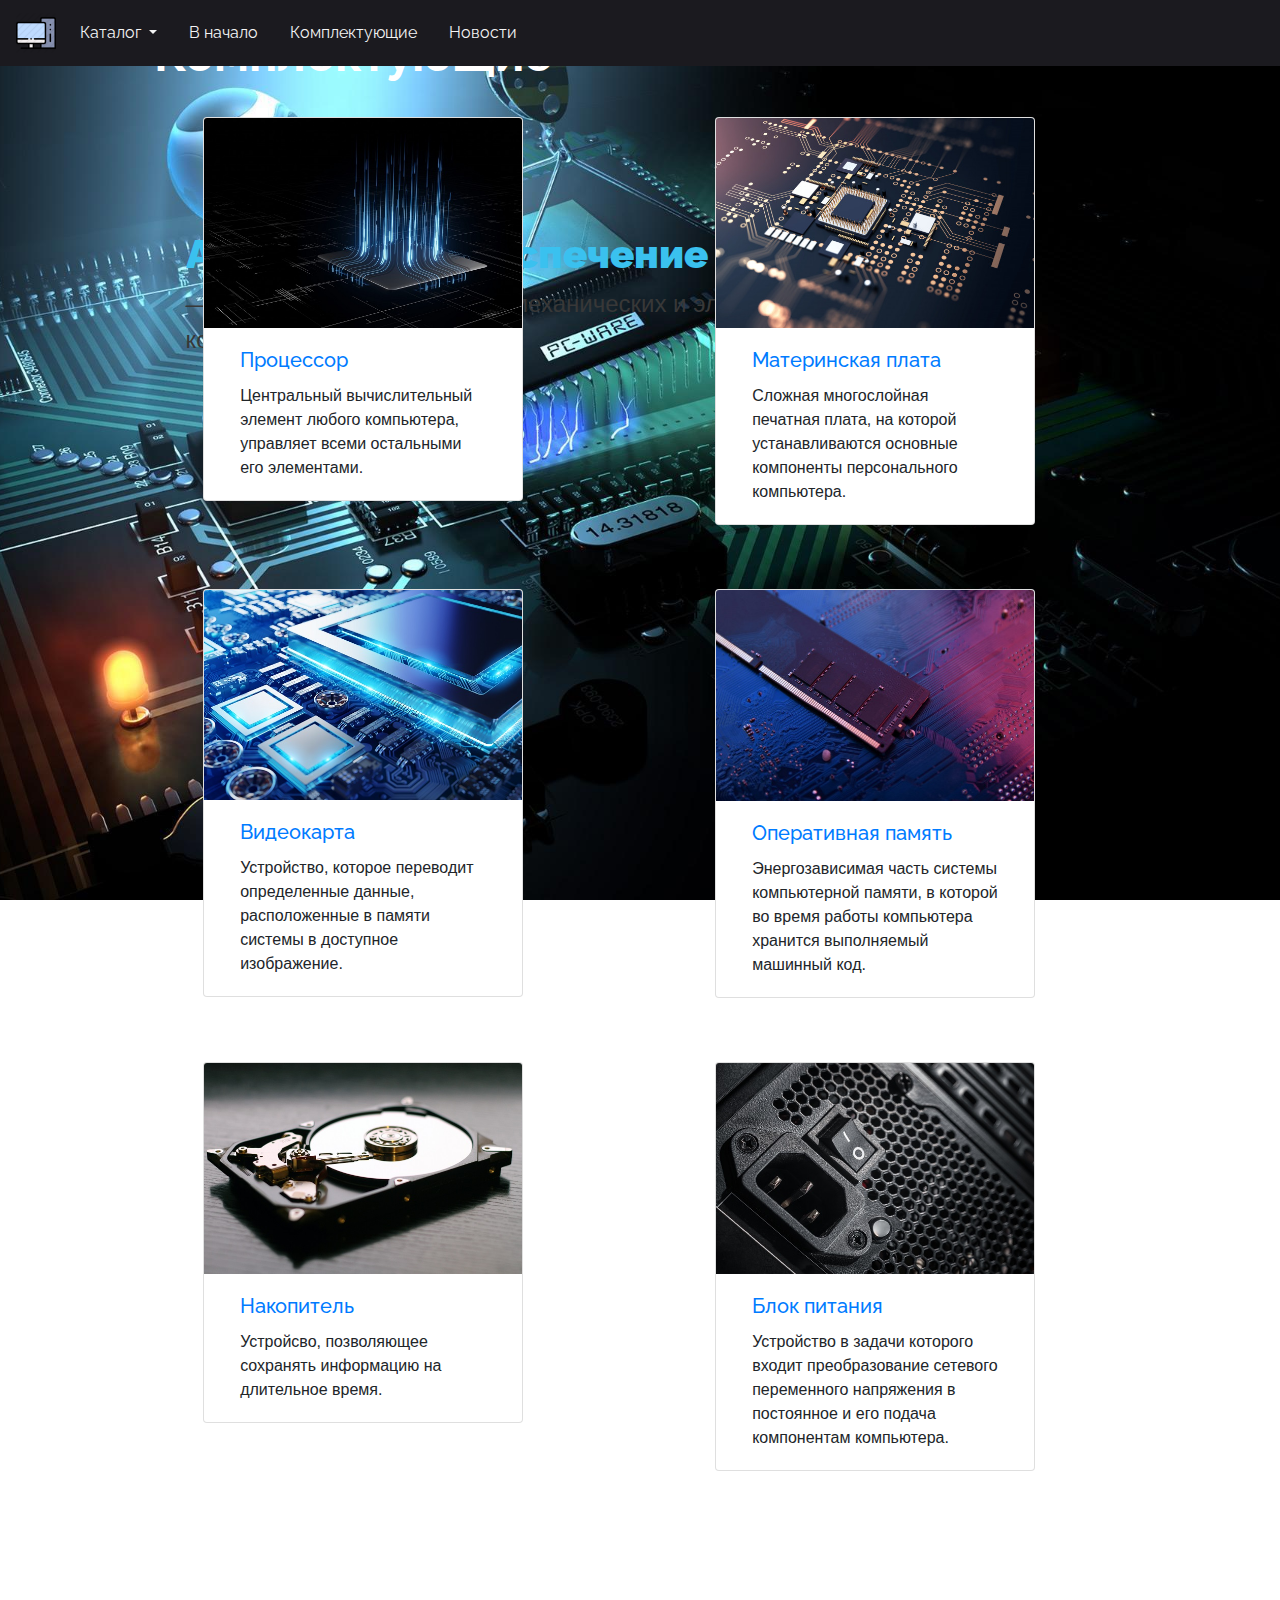
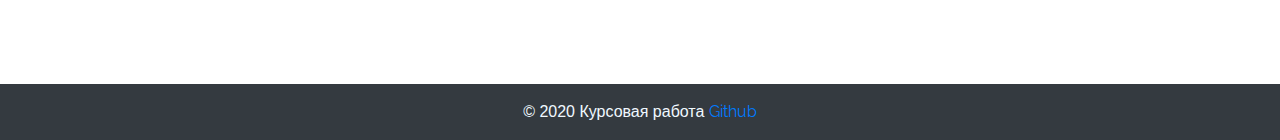
<file: index.html>
<!doctype html>
<HTML>
  <head>
    <title>Компьютерные комплектующие</title>
    <meta charset="UTF-8">
    <meta name="viewport" content="width=device-width, initial-scale=1">
    <link rel="shortcut icon" href="./images/icons/computer.ico" type="image/x-icon">
        
    <!-- Bootstrap -->
    <link rel="stylesheet" href="https://maxcdn.bootstrapcdn.com/bootstrap/4.0.0/css/bootstrap.min.css"
    integrity="sha384-Gn5384xqQ1aoWXA+058RXPxPg6fy4IWvTNh0E263XmFcJlSAwiGgFAW/dAiS6JXm" crossorigin="anonymous">

    <!-- Fonts -->
    <link href="https://fonts.googleapis.com/css2?family=Raleway:ital@0;1&display=swap" rel="stylesheet">

    <link rel="stylesheet" type="text/css" href="css/style.css">
  </head>
  <body>
      <!-- Navbar -->
      <nav class="navbar navbar-expand-lg fixed-top">
        <a class="navbar-brand" data-value="top" href="#">
          <img src="./images/icons/home_page.ico" width="40px" height="40px" alt="Главная">
        </a>
        <button class="navbar-toggler" type="button" data-toggle="collapse" data-target="#navbarSupportedContent" aria-controls="navbarSupportedContent" aria-expanded="false" aria-label="Toggle navigation">
          <span class="navbar-toggler-icon"></span>
        </button>
        <div class="collapse navbar-collapse " id="navbarSupportedContent">
          <ul class="navbar-nav mr-auto">
            <li class="nav-item dropdown">
              <a class="nav-link dropdown-toggle" href="#" id="navbarDropdownMenuLink" data-toggle="dropdown" aria-haspopup="true" aria-expanded="false">
                Каталог
              </a>
              <div class="dropdown-menu" aria-labelledby="navbarDropdownMenuLink">
                <a class="dropdown-item" href="processor.html">Процессор</a>
                <a class="dropdown-item" href="motherboard.html">Материнская плата</a>
                <a class="dropdown-item" href="video_card.html">Видеокарта</a>
                <a class="dropdown-item" href="ram.html">Оперативная память</a>
                <a class="dropdown-item" href="storage.html">Накопитель</a>
                <a class="dropdown-item" href="power_supply.html">Блок питания</a>
              </div>
            </li>
            <li class="nav-item">
              <a class="nav-link" data-value="top" href="#">В начало</a>
            </li>
            <li class="nav-item">
              <a class="nav-link" data-value="hardware" href="#">Комплектующие</a>
            </li>
            <li class="nav-item">
              <a class="nav-link" data-value="news" href="#">Новости</a>
            </li>
          </ul>             
        </div>
      </nav>
    
    
      <!-- Main text -->
      <header class="about" style="background-image: url('./images/headerback.jpg')">
        <a class="shift-correction" id="top"></a>
        <div class="buff"></div>
        <div class="buff"></div>
          <div class="description-main-page text-left">
            <h1><font color="#3AC1EF"><b>Аппаратное обеспечение</b></font></h1>
            <p style="color: rgb(56, 56, 56);">— общее описание для всех механических и электронных компонентов компьютерной системы.</p>
          </div>
          <div class="buff"></div>
      </header>

    <!-- Hardware cards -->
      <header class="hardware" style="background-image: url('./images/background_build.jpg')">
        <a class="shift-correction" id="hardware"></a>
        <h1><font size="20px"><b>Комплектующие</b></font></h1>

        <div class="row">
          <div class="col-sm">
            <div class="card">
              <a href="processor.html"><img class="card-img-top" src="images/cpu_card.jpg" alt="CPU image"></a>
              <div class="card-body">
                <a href="processor.html"><h5 class="card-title">Процессор</h5></a>
                <p class="card-text">Центральный вычислительный элемент любого компьютера, управляет всеми остальными его элементами.</p>
              </div>
            </div>
          </div>
        
          <div class="col-sm">
            <div class="card">
              <a href="motherboard.html"><img class="card-img-top" src="images/motherboard_card.jpg" alt="Motherboard image"></a>
              <div class="card-body">
                <a href="motherboard.html"><h5 class="card-title">Материнская плата</h5></a>
                <p class="card-text">Сложная многослойная печатная плата, на которой устанавливаются основные компоненты персонального компьютера.</p>
              </div>
            </div>
          </div>
        </div>

        <div class="row">
          <div class="col-sm">
            <div class="card">
              <a href="video_card.html"><img class="card-img-top" src="images/gpu_card.jpg" alt="GPU image"></a>
              <div class="card-body">
                <a href="video_card.html"><h5 class="card-title">Видеокарта</h5></a>
                <p class="card-text">Устройство, которое переводит определенные данные, расположенные в памяти системы в доступное изображение.</p>
              </div>
            </div>
          </div>

          <div class="col-sm">
            <div class="card">
              <a href="ram.html"><img class="card-img-top" src="images/ram_card.jpg" alt="RAM image"></a>
              <div class="card-body">
                <a href="ram.html"><h5 class="card-title">Оперативная память</h5></a>
                <p class="card-text">Энергозависимая часть системы компьютерной памяти, в которой во время работы компьютера хранится выполняемый машинный код.</p>
              </div>
            </div>
          </div>
        </div>

        <div class="row">
          <div class="col-sm">
            <div class="card">
              <a href="storage.html"><img class="card-img-top" src="images/hdd_card.jpg" alt="HDD image"></a>
              <div class="card-body">
                <a href="storage.html"><h5 class="card-title">Накопитель</h5></a>
                <p class="card-text">Устройсво, позволяющее сохранять информацию на длительное время.</p>
              </div>
            </div>
          </div>

          <div class="col-sm">
            <div class="card">
              <a href="power_supply.html"><img class="card-img-top" src="images/power_supply_card.jpg" alt="Power supply image"></a>
              <div class="card-body">
                <a href="power_supply.html"><h5 class="card-title">Блок питания</h5></a>
                <p class="card-text">Устройство в задачи которого входит преобразование сетевого переменного напряжения в постоянное и его подача компонентам компьютера.</p>
              </div>
            </div>
          </div>
        </div>

        <div class="buff"></div>
      </header>
          
    <!-- News -->
    <header class="news"  style="background-image: url('./images/headerback_news.jpg');">
      <a class="shift-correction" id="news"></a>
      <h1><font size="20px"><b>Новости</b></font></h1>
      <div style="padding-bottom: 0%;">
        <rssapp-carousel id="_2WX6Yup1IJYTQCAt"></rssapp-carousel>
      </div>
      <div style="padding-top: 20px;">
        <rssapp-carousel id="_dI0nrRSwqJWqASd3"></rssapp-carousel>
      </div>
    </header>


    <footer class="page-footer font-small bg-dark" id="sitefooter">
      <div class="footer-copyright text-center py-3" style="color: aliceblue;">© 2020 Курсовая работа
        <a href="https://github.com/supernagibator3000/kursach"> Github</a>
      </div>   
    </footer>
    

    <a href="#" class="scrollup">Наверх</a>

    <script src="https://code.jquery.com/jquery-3.3.1.slim.min.js" integrity="sha384-q8i/X+965DzO0rT7abK41JStQIAqVgRVzpbzo5smXKp4YfRvH+8abtTE1Pi6jizo" crossorigin="anonymous"></script>
    <script src="https://cdnjs.cloudflare.com/ajax/libs/popper.js/1.14.7/umd/popper.min.js" integrity="sha384-UO2eT0CpHqdSJQ6hJty5KVphtPhzWj9WO1clHTMGa3JDZwrnQq4sF86dIHNDz0W1" crossorigin="anonymous"></script>
    <script src="https://stackpath.bootstrapcdn.com/bootstrap/4.3.1/js/bootstrap.min.js" integrity="sha384-JjSmVgyd0p3pXB1rRibZUAYoIIy6OrQ6VrjIEaFf/nJGzIxFDsf4x0xIM+B07jRM" crossorigin="anonymous"></script>
    <script src="https://widget.rss.app/v1/carousel.js" type="text/javascript" async></script>
    <script src="https://ajax.googleapis.com/ajax/libs/jquery/1.7.1/jquery.min.js"></script>
    <script src='js/script.js' type="text/javascript"></script>
    <script src='js/scrollup_script.js' type="text/javascript"></script>
    <script src='js/scroll.js' type="text/javascript"></script>
  </body>
</HTML>
</file>
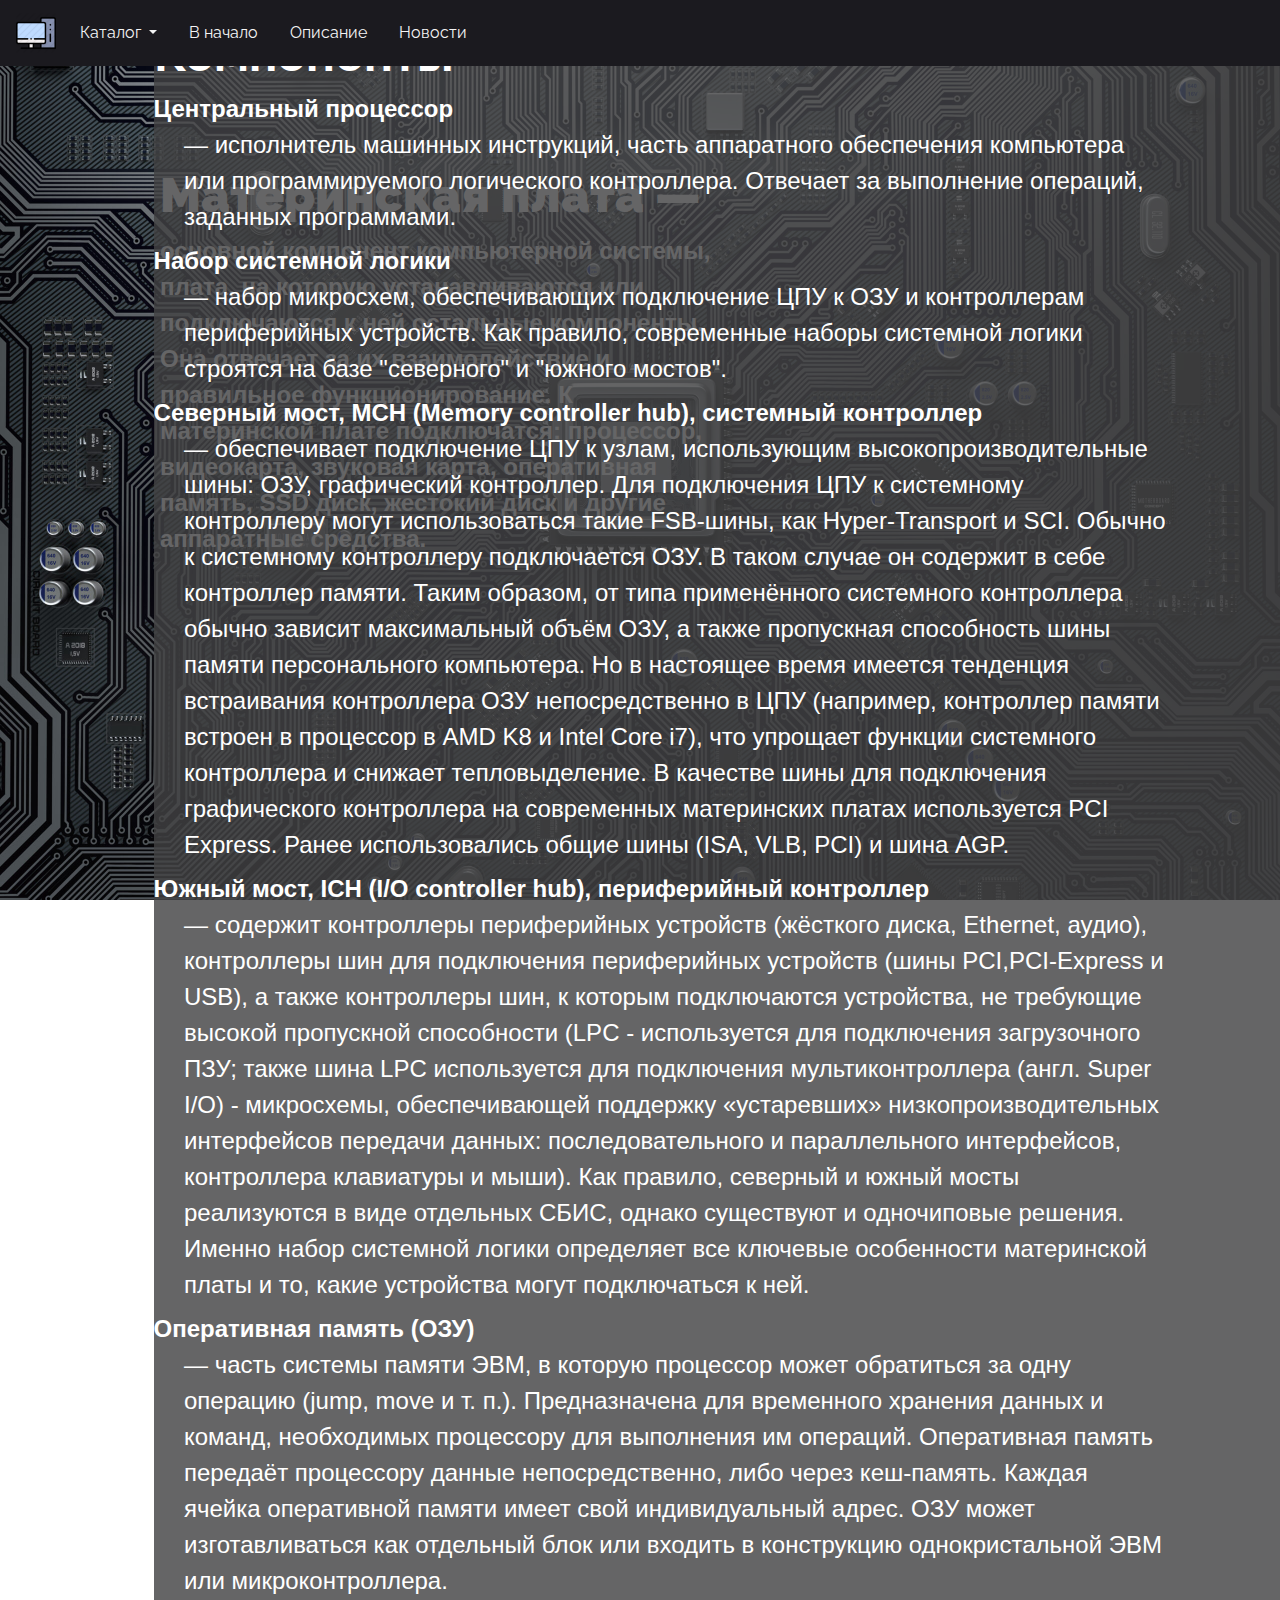
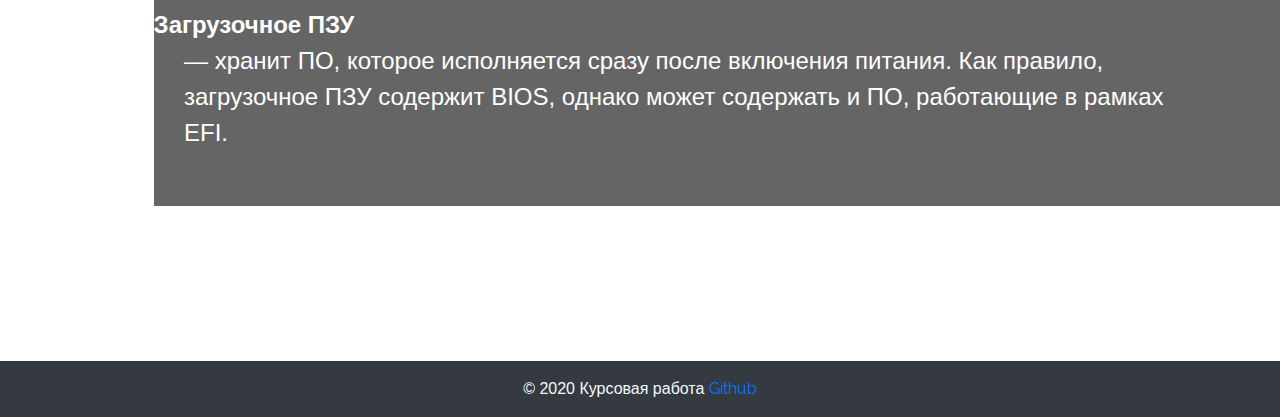
<file: motherboard.html>
<!doctype html>
<HTML>
    <head>
        <meta charset="UTF-8">
        <title>Материнская плата</title>

        <meta name="viewport" content="width=device-width, initial-scale=1">
        <link rel="shortcut icon" href="./images/icons/motherboard.ico" type="image/x-icon">
        
        <!-- Bootstrap -->
        <link rel="stylesheet" href="https://maxcdn.bootstrapcdn.com/bootstrap/4.0.0/css/bootstrap.min.css"
        integrity="sha384-Gn5384xqQ1aoWXA+058RXPxPg6fy4IWvTNh0E263XmFcJlSAwiGgFAW/dAiS6JXm" crossorigin="anonymous">

        <!-- Fonts -->
        <link href="https://fonts.googleapis.com/css2?family=Raleway:ital@0;1&display=swap" rel="stylesheet">

        <link rel="stylesheet" type="text/css" href="css/style.css">
    </head>
    <body>
        <!-- Navbar -->
        <nav class="navbar navbar-expand-lg fixed-top ">
            <a class="navbar-brand" href="index.html">

                <img src="./images/icons/home_page.ico" width="40px" height="40px" alt="Главная">
            </a>
            <button class="navbar-toggler" type="button" data-toggle="collapse" data-target="#navbarSupportedContent" aria-controls="navbarSupportedContent" aria-expanded="false" aria-label="Toggle navigation">
                <span class="navbar-toggler-icon"></span>
            </button>
            <div class="collapse navbar-collapse " id="navbarSupportedContent">
                <ul class="navbar-nav mr-auto">
                    <li class="nav-item dropdown">
                        <a class="nav-link dropdown-toggle" href="#" id="navbarDropdownMenuLink" data-toggle="dropdown" aria-haspopup="true" aria-expanded="false">
                            Каталог
                        </a>
                            <div class="dropdown-menu" aria-labelledby="navbarDropdownMenuLink">
                            <a class="dropdown-item" href="processor.html">Процессор</a>
                            <a class="dropdown-item" data-value="top" href="#">Материнская плата</a>
                            <a class="dropdown-item" href="video_card.html">Видеокарта</a>
                            <a class="dropdown-item" href="ram.html">Оперативная память</a>
                            <a class="dropdown-item" href="storage.html">Накопитель</a>
                            <a class="dropdown-item" href="power_supply.html">Блок питания</a>
                        </div>
                    </li>
                    <li class="nav-item">
                        <a class="nav-link" data-value="top" href="#">В начало</a>
                    </li>
                    <li class="nav-item">
                        <a class="nav-link" data-value="about" href="#">Описание</a>
                    </li>
                    <li class="nav-item">
                        <a class="nav-link" data-value="news" href="#news">Новости</a>
                    </li>
                </ul>
              
            </div>
        </nav>

        <!-- Main text -->
        <header class="about" style="background-image: url('./images/headerback_motherboard.jpg')">
            <a class="shift-correction" id="top"></a>
                <div class="description text-left">
                    <h1><font color="#fff", size="20px"><b>Материнская плата — </b></font></h1>
                    <p>основной компонент компьютерной системы, 
                    плата, на которую устанавливаются или подключаются к ней остальные компоненты. 
                    Она отвечает за их взаимодействие и правильное функционирование. 
                    К материнской плате подключатся: процессор, видеокарта, звуковая карта, оперативная память, SSD диск, жестокий диск и другие аппаратные средства.</p>
                </div>                
        </header>

        <!-- Main conten -->
        <header class="about" style="background-image: url('./images/background_motherboard.jpg');">
            <a class="shift-correction" id="about"></a>
            <div class="buff"></div>
            <div class="description-about" style="background-color:  #424244d0;">
                <h1><font size="20px">Компоненты</font></h1>
                <dl class="dl-horizontal">
                    <dt>Центральный процессор</dt>
                    <dd>— исполнитель машинных инструкций, часть аппаратного обеспечения компьютера или программируемого логического контроллера. 
                        Отвечает за выполнение операций, заданных программами.
                    </dd>

                    <dt>Набор системной логики</dt>
                    <dd>— набор микросхем, обеспечивающих подключение ЦПУ к ОЗУ и контроллерам периферийных устройств. 
                        Как правило, современные наборы системной логики строятся на базе "северного" и "южного мостов".
                    </dd>

                    <dt>Северный мост, MCH (Memory controller hub), системный контроллер</dt>
                    <dd>— обеспечивает подключение ЦПУ к узлам, использующим высокопроизводительные шины: ОЗУ, графический контроллер.
                        Для подключения ЦПУ к системному контроллеру могут использоваться такие FSB-шины, как Hyper-Transport и SCI.
                        Обычно к системному контроллеру подключается ОЗУ. В таком случае он содержит в себе контроллер памяти. 
                        Таким образом, от типа применённого системного контроллера обычно зависит максимальный объём ОЗУ, а также пропускная способность шины памяти персонального компьютера. 
                        Но в настоящее время имеется тенденция встраивания контроллера ОЗУ непосредственно в ЦПУ (например, контроллер памяти встроен в процессор в AMD K8 и Intel Core i7), 
                        что упрощает функции системного контроллера и снижает тепловыделение.
                        В качестве шины для подключения графического контроллера на современных материнских платах используется PCI Express. 
                        Ранее использовались общие шины (ISA, VLB, PCI) и шина AGP.
                    </dd>

                    <dt>Южный мост, ICH (I/O controller hub), периферийный контроллер</dt>
                    <dd>— содержит контроллеры периферийных устройств (жёсткого диска, Ethernet, аудио), 
                        контроллеры шин для подключения периферийных устройств (шины PCI,PCI-Express и USB), а также контроллеры шин, 
                        к которым подключаются устройства, не требующие высокой пропускной способности (LPC - используется для подключения загрузочного ПЗУ; 
                        также шина LPC используется для подключения мультиконтроллера (англ. Super I/O) - микросхемы, 
                        обеспечивающей поддержку «устаревших» низкопроизводительных интерфейсов передачи данных: последовательного и параллельного интерфейсов, 
                        контроллера клавиатуры и мыши). Как правило, северный и южный мосты реализуются в виде отдельных СБИС, однако существуют и одночиповые решения. 
                        Именно набор системной логики определяет все ключевые особенности материнской платы и то, какие устройства могут подключаться к ней.
                    </dd>
                    
                    <dt>Оперативная память (ОЗУ)</dt>
                    <dd>— часть системы памяти ЭВМ, в которую процессор может обратиться за одну операцию (jump, move и т. п.). 
                        Предназначена для временного хранения данных и команд, необходимых процессору для выполнения им операций. 
                        Оперативная память передаёт процессору данные непосредственно, либо через кеш-память. 
                        Каждая ячейка оперативной памяти имеет свой индивидуальный адрес.
                        ОЗУ может изготавливаться как отдельный блок или входить в конструкцию однокристальной ЭВМ или микроконтроллера.
                    </dd>

                    <dt>Загрузочное ПЗУ</dt>
                    <dd>— хранит ПО, которое исполняется сразу после включения питания. 
                        Как правило, загрузочное ПЗУ содержит BIOS, однако может содержать и ПО, работающие в рамках EFI.
                    </dd>
                </dl>
            </div>
            <div class="buff"></div>
        </header>

        <!-- News -->
        <header class="news" style="background-image: url('./images/headerback_news.jpg');">
            <a class="shift-correction" id="news"></a>
            <h1><font size="20px"><b>Новости</b></font></h1>
            <div>
                <rssapp-carousel id="7sJ77VWDcb0qVcxV"></rssapp-carousel>
            </div>
        </header>

        <footer class="page-footer font-small bg-dark" id="sitefooter">
            <div class="footer-copyright text-center py-3" style="color: aliceblue;">© 2020 Курсовая работа
                <a href="https://github.com/supernagibator3000/kursach"> Github</a>
            </div>   
        </footer>

        <a href="#" class="scrollup">Наверх</a>

        <script src="https://code.jquery.com/jquery-3.3.1.slim.min.js" integrity="sha384-q8i/X+965DzO0rT7abK41JStQIAqVgRVzpbzo5smXKp4YfRvH+8abtTE1Pi6jizo" crossorigin="anonymous"></script>
        <script src="https://cdnjs.cloudflare.com/ajax/libs/popper.js/1.14.7/umd/popper.min.js" integrity="sha384-UO2eT0CpHqdSJQ6hJty5KVphtPhzWj9WO1clHTMGa3JDZwrnQq4sF86dIHNDz0W1" crossorigin="anonymous"></script>
        <script src="https://stackpath.bootstrapcdn.com/bootstrap/4.3.1/js/bootstrap.min.js" integrity="sha384-JjSmVgyd0p3pXB1rRibZUAYoIIy6OrQ6VrjIEaFf/nJGzIxFDsf4x0xIM+B07jRM" crossorigin="anonymous"></script>
        <script src="https://widget.rss.app/v1/carousel.js" type="text/javascript" async></script>
        <script src="https://ajax.googleapis.com/ajax/libs/jquery/1.7.1/jquery.min.js"></script>
        <script src='js/script.js' type="text/javascript"></script>
        <script src='js/scrollup_script.js' type="text/javascript"></script>
        <script src='js/scroll.js' type="text/javascript"></script>
    </body>
</HTML>
</file>
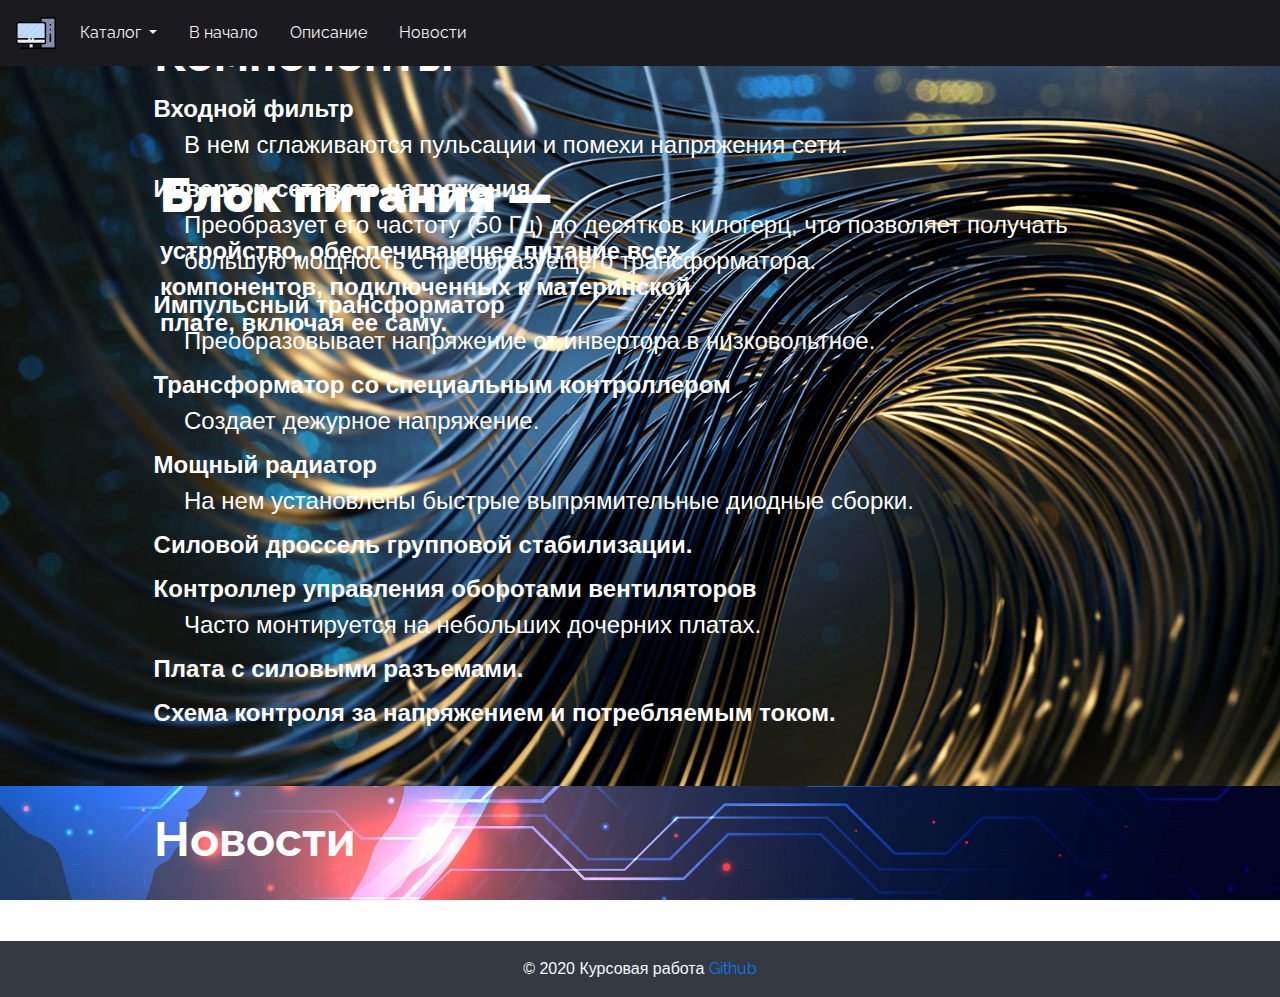
<file: power_supply.html>
<!doctype html>
<HTML>
    <head>
        <meta charset="UTF-8">
        <title>Блок питания</title>

        <meta name="viewport" content="width=device-width, initial-scale=1">
        <link rel="shortcut icon" href="./images/icons/power_supply.ico" type="image/x-icon">
        
        <!-- Bootstrap -->
        <link rel="stylesheet" href="https://maxcdn.bootstrapcdn.com/bootstrap/4.0.0/css/bootstrap.min.css"
        integrity="sha384-Gn5384xqQ1aoWXA+058RXPxPg6fy4IWvTNh0E263XmFcJlSAwiGgFAW/dAiS6JXm" crossorigin="anonymous">

        <!-- Fonts -->
        <link href="https://fonts.googleapis.com/css2?family=Raleway:ital@0;1&display=swap" rel="stylesheet">

        <link rel="stylesheet" type="text/css" href="css/style.css">
    </head>
    <body>
        <!-- Navbar -->
        <nav class="navbar navbar-expand-lg fixed-top ">
            <a class="navbar-brand" href="index.html">
                <img src="./images/icons/home_page.ico" width="40px" height="40px" alt="Главная">
            </a>
            <button class="navbar-toggler" type="button" data-toggle="collapse" data-target="#navbarSupportedContent" aria-controls="navbarSupportedContent" aria-expanded="false" aria-label="Toggle navigation">
                <span class="navbar-toggler-icon"></span>
            </button>
            <div class="collapse navbar-collapse " id="navbarSupportedContent">
                <ul class="navbar-nav mr-auto">
                    <li class="nav-item dropdown">
                        <a class="nav-link dropdown-toggle" href="#" id="navbarDropdownMenuLink" data-toggle="dropdown" aria-haspopup="true" aria-expanded="false">
                            Каталог
                        </a>
                            <div class="dropdown-menu" aria-labelledby="navbarDropdownMenuLink">
                            <a class="dropdown-item" href="processor.html">Процессор</a>
                            <a class="dropdown-item" href="motherboard.html">Материнская плата</a>
                            <a class="dropdown-item" href="video_card.html">Видеокарта</a>
                            <a class="dropdown-item" href="ram.html">Оперативная память</a>
                            <a class="dropdown-item" href="storage.html">Накопитель</a>
                            <a class="dropdown-item" data-value="top" href="#">Блок питания</a>
                        </div>
                    </li>
                    <li class="nav-item">
                        <a class="nav-link" data-value="top" href="#">В начало</a>
                    </li>
                    <li class="nav-item">
                        <a class="nav-link" data-value="about" href="#">Описание</a>
                    </li>
                    <li class="nav-item">
                        <a class="nav-link" data-value="news" href="#news">Новости</a>
                    </li>
                </ul>
              
            </div>
        </nav>

        <!-- Main text -->
        <header class="about" style="background-image: url('./images/headerback_power_supply.jpg')">
            <a class="shift-correction" id="top"></a>
                <div class="description text-left">
                    <h1><font color="#fff", size="20px"><b>Блок питания — </b></font></h1>
                    <p>устройство, обеспечивающее питание всех компонентов, подключенных к материнской плате, включая ее саму.</p>
                </div> 
        </header>

        <!-- Main conten -->
        <header class="about" style="background-image: url('./images/background_power_supply.jpg');">
            <a class="shift-correction" id="about"></a>
            <div class="buff"></div>
            <div class="description-about">
                <h1><font size="20px">Компоненты</font></h1>
                <dl class="dl-horizontal">
                    <dt>Входной фильтр</dt>
                    <dd>В нем сглаживаются пульсации и помехи напряжения сети.
                    </dd>

                    <dt>Инвертор сетевого напряжения</dt>
                    <dd>Преобразует его частоту (50 Гц) до десятков килогерц, 
                        что позволяет получать большую мощность с преобразуещего трансформатора.
                    </dd>

                    <dt>Импульсный трансформатор</dt>
                    <dd>Преобразовывает напряжение от инвертора в низковольтное.
                    </dd>

                    <dt>Трансформатор со специальным контроллером</dt>
                    <dd>Создает дежурное напряжение.
                    </dd>

                    <dt>Мощный радиатор</dt>
                    <dd>На нем установлены быстрые выпрямительные диодные сборки.
                    </dd>

                    <dt>Силовой дроссель групповой стабилизации.</dt>
                    <dd>
                    </dd>

                    <dt>Контроллер управления оборотами вентиляторов</dt>
                    <dd>Часто монтируется на небольших дочерних платах.
                    </dd>

                    <dt>Плата с силовыми разъемами.</dt>
                    <dd>
                    </dd>

                    <dt>Схема контроля за напряжением и потребляемым током.</dt>
                    <dd>
                    </dd>
                </dl>
            </div>
            <div class="buff"></div>
        </header>

        <!-- News -->
        <header class="news" style="background-image: url('./images/headerback_news.jpg');">
            <a class="shift-correction" id="news"></a>
            <h1><font size="20px"><b>Новости</b></font></h1>
            <div>
                <rssapp-carousel id="RYTvc2XdVyRX1BjP"></rssapp-carousel>
            </div>
        </header>


        <footer class="page-footer font-small bg-dark" id="sitefooter">
            <div class="footer-copyright text-center py-3" style="color: aliceblue;">© 2020 Курсовая работа
                <a href="https://github.com/supernagibator3000/kursach"> Github</a>
            </div>   
        </footer>


        <a href="#" class="scrollup">Наверх</a>

        <script src="https://code.jquery.com/jquery-3.3.1.slim.min.js" integrity="sha384-q8i/X+965DzO0rT7abK41JStQIAqVgRVzpbzo5smXKp4YfRvH+8abtTE1Pi6jizo" crossorigin="anonymous"></script>
        <script src="https://cdnjs.cloudflare.com/ajax/libs/popper.js/1.14.7/umd/popper.min.js" integrity="sha384-UO2eT0CpHqdSJQ6hJty5KVphtPhzWj9WO1clHTMGa3JDZwrnQq4sF86dIHNDz0W1" crossorigin="anonymous"></script>
        <script src="https://stackpath.bootstrapcdn.com/bootstrap/4.3.1/js/bootstrap.min.js" integrity="sha384-JjSmVgyd0p3pXB1rRibZUAYoIIy6OrQ6VrjIEaFf/nJGzIxFDsf4x0xIM+B07jRM" crossorigin="anonymous"></script>
        <script src="https://widget.rss.app/v1/carousel.js" type="text/javascript" async></script>
        <script src="https://ajax.googleapis.com/ajax/libs/jquery/1.7.1/jquery.min.js"></script>
        <script src='js/script.js' type="text/javascript"></script>
        <script src='js/scrollup_script.js' type="text/javascript"></script>
        <script src='js/scroll.js' type="text/javascript"></script>
</HTML>
</file>
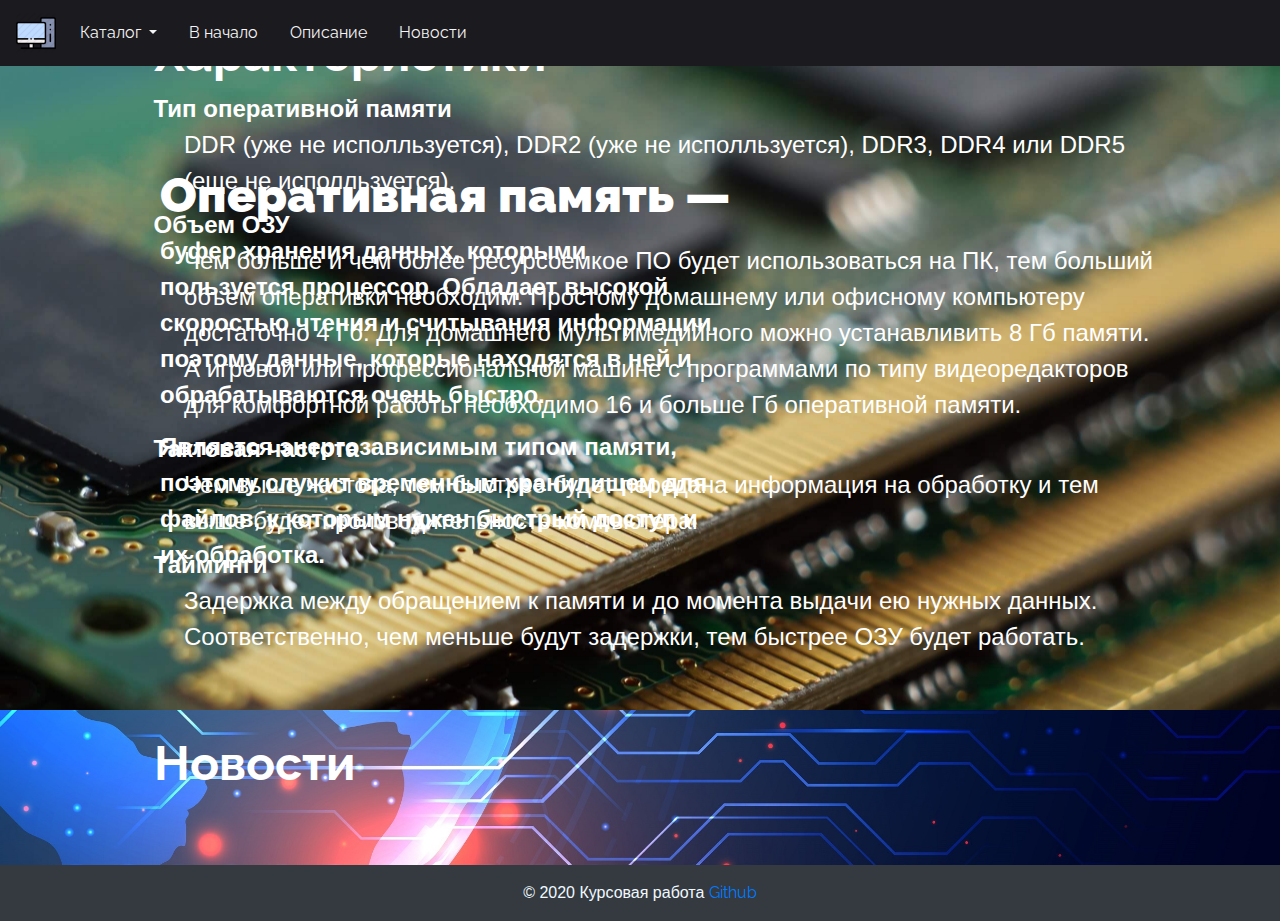
<file: ram.html>
<!doctype html>
<HTML>
    <head>
        <meta charset="UTF-8">
        <title>Оперативная память</title>

        <meta name="viewport" content="width=device-width, initial-scale=1">
        <link rel="shortcut icon" href="./images/icons/ram.ico" type="image/x-icon">
        
        <!-- Bootstrap -->
        <link rel="stylesheet" href="https://maxcdn.bootstrapcdn.com/bootstrap/4.0.0/css/bootstrap.min.css"
        integrity="sha384-Gn5384xqQ1aoWXA+058RXPxPg6fy4IWvTNh0E263XmFcJlSAwiGgFAW/dAiS6JXm" crossorigin="anonymous">

        <!-- Fonts -->
        <link href="https://fonts.googleapis.com/css2?family=Raleway:ital@0;1&display=swap" rel="stylesheet">

        <link rel="stylesheet" type="text/css" href="css/style.css">
    </head>
    <body>
        <!-- Navbar -->
        <nav class="navbar navbar-expand-lg fixed-top ">
            <a class="navbar-brand" href="index.html">
                <img src="./images/icons/home_page.ico" width="40px" height="40px" alt="Главная">
            </a>
            <button class="navbar-toggler" type="button" data-toggle="collapse" data-target="#navbarSupportedContent" aria-controls="navbarSupportedContent" aria-expanded="false" aria-label="Toggle navigation">
                <span class="navbar-toggler-icon"></span>
            </button>
            <div class="collapse navbar-collapse " id="navbarSupportedContent">
                <ul class="navbar-nav mr-auto">
                    <li class="nav-item dropdown">
                        <a class="nav-link dropdown-toggle" href="#" id="navbarDropdownMenuLink" data-toggle="dropdown" aria-haspopup="true" aria-expanded="false">
                            Каталог
                        </a>
                            <div class="dropdown-menu" aria-labelledby="navbarDropdownMenuLink">
                            <a class="dropdown-item" href="processor.html">Процессор</a>
                            <a class="dropdown-item" href="motherboard.html">Материнская плата</a>
                            <a class="dropdown-item" href="video_card.html">Видеокарта</a>
                            <a class="dropdown-item" data-value="top" href="#">Оперативная память</a>
                            <a class="dropdown-item" href="storage.html">Накопитель</a>
                            <a class="dropdown-item" href="power_supply.html">Блок питания</a>
                        </div>
                    </li>
                    <li class="nav-item">
                        <a class="nav-link" data-value="top" href="#">В начало</a>
                    </li>
                    <li class="nav-item">
                        <a class="nav-link" data-value="about" href="#">Описание</a>
                    </li>
                    <li class="nav-item">
                        <a class="nav-link" data-value="news" href="#news">Новости</a>
                    </li>
                </ul>
              
            </div>
        </nav>

        <!-- Main text -->
        <header class="about" style="background-image: url('./images/headerback_ram.jpg')">
            <a class="shift-correction" id="top"></a>
                <div class="description text-left">
                    <h1><font color="#fff", size="20px"><b>Оперативная память — </b></font></h1>
                    <p>буфер хранения данных, которыми пользуется процессор.
                    Обладает высокой скоростью чтения и считывания информации, поэтому данные, которые находятся в ней и обрабатываются очень быстро.</p>
                    <p>Является энергозависимым типом памяти, поэтому служит временным хранилищем для файлов, к которым нужен быстрый доступ и их обработка.</p>
                </div>  
        </header>

        <!-- Main conten -->
        <header class="about" style="background-image: url('./images/background_ram.jpg');">
            <a class="shift-correction" id="about"></a>
            <div class="buff"></div>
            <div class="description-about">
                <h1><font size="20px">Характеристики</font></h1>
                <dl class="dl-horizontal">
                    <dt>Тип оперативной памяти</dt>
                    <dd>DDR (уже не исполльзуется), DDR2 (уже не исполльзуется), DDR3, DDR4 или DDR5 (еще не исполльзуется).
                    </dd>

                    <dt>Объем ОЗУ</dt>
                    <dd>Чем больше и чем более ресурсоемкое ПО будет использоваться на ПК, тем больший объем оперативки необходим. 
                        Простому домашнему или офисному компьютеру достаточно 4 Гб. 
                        Для домашнего мультимедийного можно устанавливить 8 Гб памяти. 
                        А игровой или профессиональной машине с программами по типу видеоредакторов для комфортной работы необходимо 16 и больше Гб оперативной памяти.
                    </dd>

                    <dt>Тактовая частота</dt>
                    <dd>Чем выше частота, тем быстрее будет передана информация на обработку и тем выше будет производительность компьютера.
                    </dd>

                    <dt>Тайминги</dt>
                    <dd>Задержка между обращением к памяти и до момента выдачи ею нужных данных. Соответственно, чем меньше будут задержки, тем быстрее ОЗУ будет работать.
                    </dd>
                </dl>
            </div>
            <div class="buff"></div>
        </header>

        <!-- News -->
        <header class="news" style="background-image: url('./images/headerback_news.jpg');">
            <a class="shift-correction" id="news"></a>
            <h1><font size="20px"><b>Новости</b></font></h1>
            <div>
                <rssapp-carousel id="a48vn73Q2E2hkqH8"></rssapp-carousel>
            </div>
        </header>

        <footer class="page-footer font-small bg-dark" id="sitefooter">
            <div class="footer-copyright text-center py-3" style="color: aliceblue;">© 2020 Курсовая работа
                <a href="https://github.com/supernagibator3000/kursach"> Github</a>
            </div>   
        </footer>

        <a href="#" class="scrollup">Наверх</a>

        <script src="https://code.jquery.com/jquery-3.3.1.slim.min.js" integrity="sha384-q8i/X+965DzO0rT7abK41JStQIAqVgRVzpbzo5smXKp4YfRvH+8abtTE1Pi6jizo" crossorigin="anonymous"></script>
        <script src="https://cdnjs.cloudflare.com/ajax/libs/popper.js/1.14.7/umd/popper.min.js" integrity="sha384-UO2eT0CpHqdSJQ6hJty5KVphtPhzWj9WO1clHTMGa3JDZwrnQq4sF86dIHNDz0W1" crossorigin="anonymous"></script>
        <script src="https://stackpath.bootstrapcdn.com/bootstrap/4.3.1/js/bootstrap.min.js" integrity="sha384-JjSmVgyd0p3pXB1rRibZUAYoIIy6OrQ6VrjIEaFf/nJGzIxFDsf4x0xIM+B07jRM" crossorigin="anonymous"></script>
        <script src="https://widget.rss.app/v1/carousel.js" type="text/javascript" async></script>
        <script src="https://ajax.googleapis.com/ajax/libs/jquery/1.7.1/jquery.min.js"></script>
        <script src='js/script.js' type="text/javascript"></script>
        <script src='js/scrollup_script.js' type="text/javascript"></script>
        <script src='js/scroll.js' type="text/javascript"></script>
    </body>
</HTML>
</file>
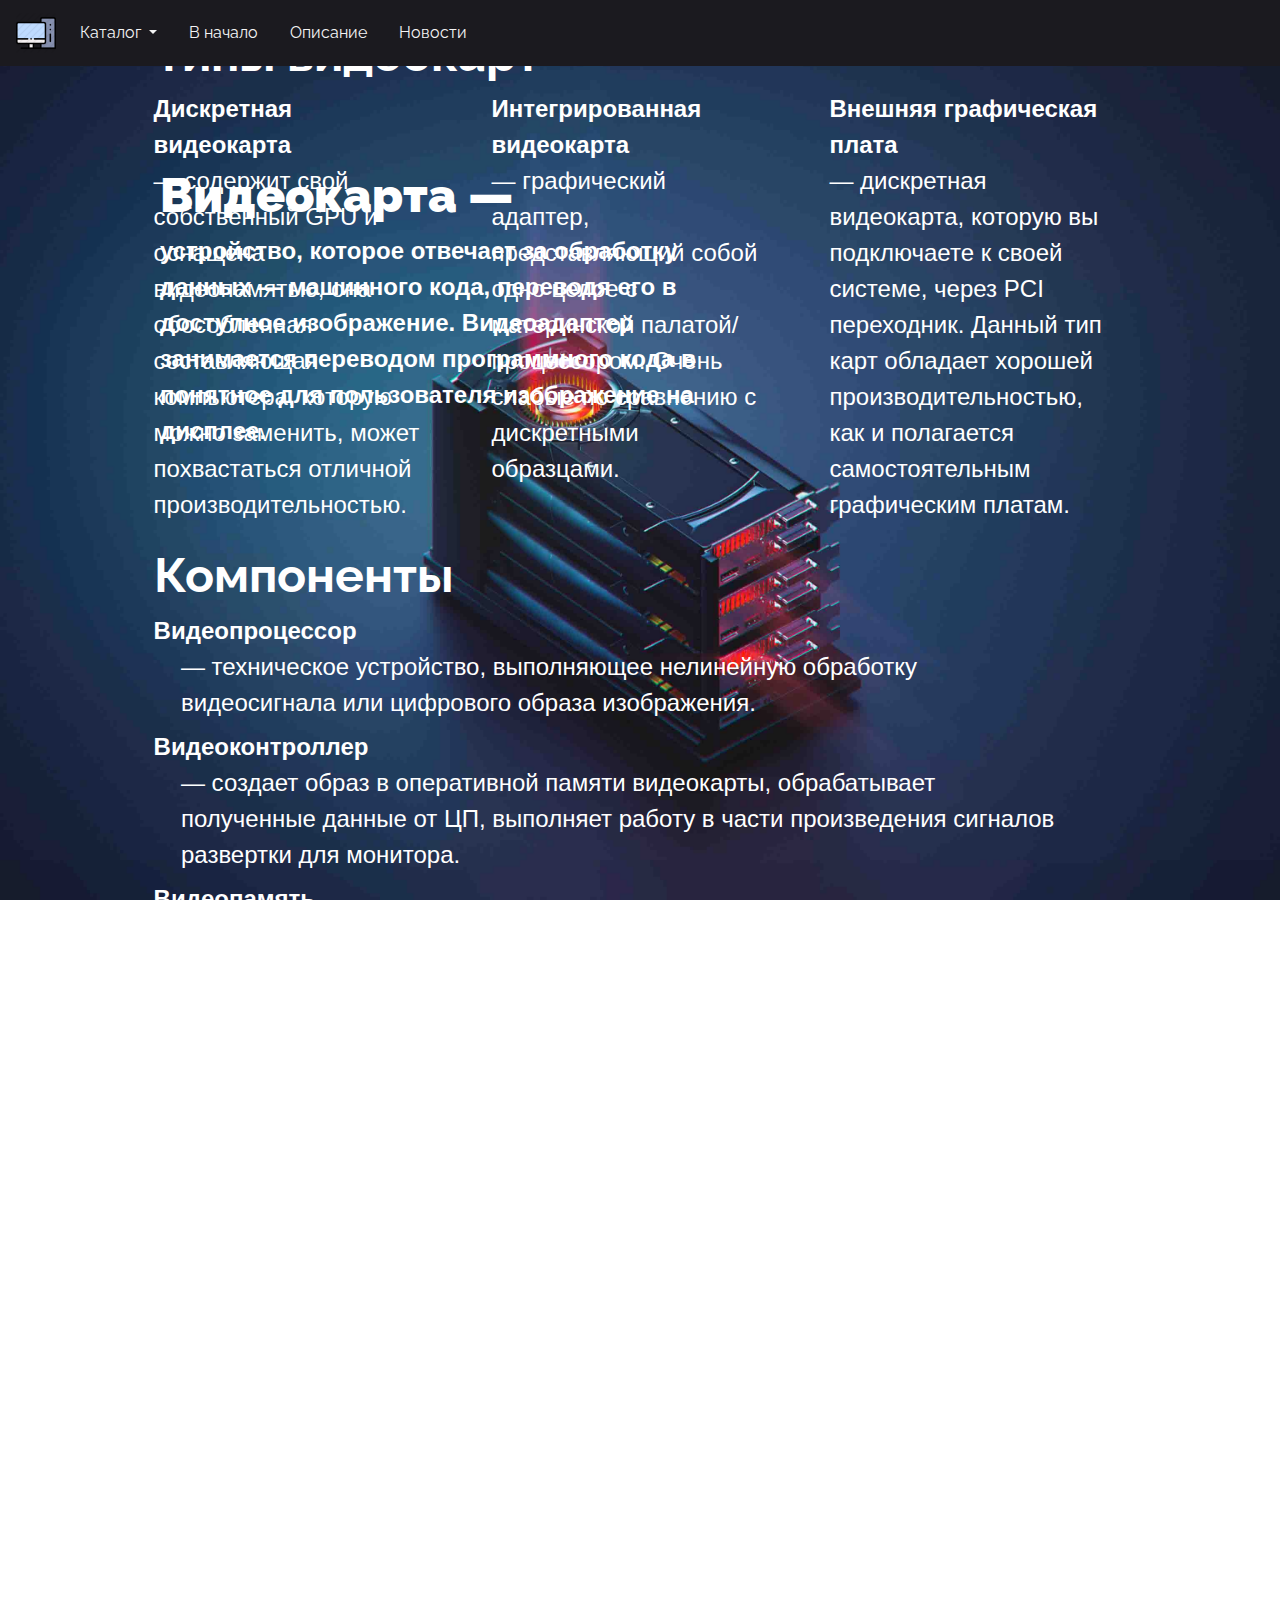
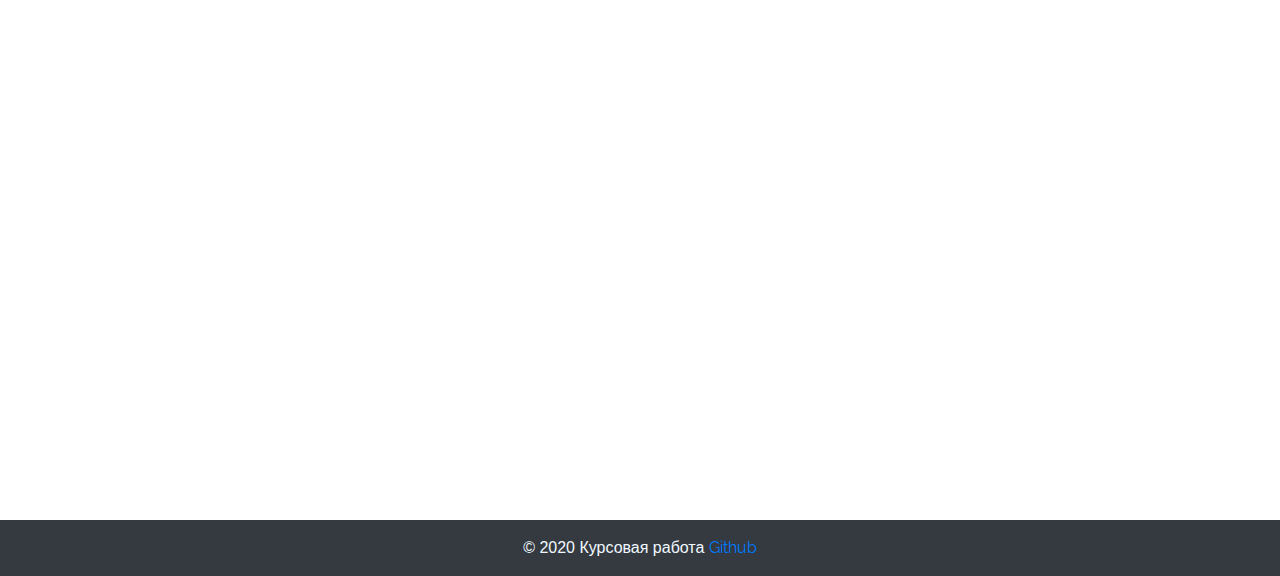
<file: video_card.html>
<!doctype html>
<HTML>
    <head>
        <meta charset="UTF-8">
        <title>Видеокарта</title>

        <meta name="viewport" content="width=device-width, initial-scale=1">
        <link rel="shortcut icon" href="./images/icons/gpu.ico" type="image/x-icon">
        
        <!-- Bootstrap -->
        <link rel="stylesheet" href="https://maxcdn.bootstrapcdn.com/bootstrap/4.0.0/css/bootstrap.min.css"
        integrity="sha384-Gn5384xqQ1aoWXA+058RXPxPg6fy4IWvTNh0E263XmFcJlSAwiGgFAW/dAiS6JXm" crossorigin="anonymous">

        <!-- Fonts -->
        <link href="https://fonts.googleapis.com/css2?family=Raleway:ital@0;1&display=swap" rel="stylesheet">

        <link rel="stylesheet" type="text/css" href="css/style.css">
    </head>
    <body>
        <!-- Navbar -->
        <nav class="navbar navbar-expand-lg fixed-top ">
            <a class="navbar-brand" href="index.html">
                <img src="./images/icons/home_page.ico" width="40px" height="40px" alt="Главная">
            </a>
            <button class="navbar-toggler" type="button" data-toggle="collapse" data-target="#navbarSupportedContent" aria-controls="navbarSupportedContent" aria-expanded="false" aria-label="Toggle navigation">
                <span class="navbar-toggler-icon"></span>
            </button>
            <div class="collapse navbar-collapse " id="navbarSupportedContent">
                <ul class="navbar-nav mr-auto">
                    <li class="nav-item dropdown">
                        <a class="nav-link dropdown-toggle" href="#" id="navbarDropdownMenuLink" data-toggle="dropdown" aria-haspopup="true" aria-expanded="false">
                            Каталог
                        </a>
                            <div class="dropdown-menu" aria-labelledby="navbarDropdownMenuLink">
                            <a class="dropdown-item" href="processor.html">Процессор</a>
                            <a class="dropdown-item" href="motherboard.html">Материнская плата</a>
                            <a class="dropdown-item" data-value="top" href="#">Видеокарта</a>
                            <a class="dropdown-item" href="ram.html">Оперативная память</a>
                            <a class="dropdown-item" href="storage.html">Накопитель</a>
                            <a class="dropdown-item" href="power_supply.html">Блок питания</a>
                        </div>
                    </li>
                    <li class="nav-item">
                        <a class="nav-link" data-value="top" href="#">В начало</a>
                    </li>
                    <li class="nav-item">
                        <a class="nav-link" data-value="about" href="#">Описание</a>
                    </li>
                    <li class="nav-item">
                        <a class="nav-link" data-value="news" href="#news">Новости</a>
                    </li>
                </ul>
              
            </div>
        </nav>

        <!-- Main text -->
        <header class="about" style="background-image: url('./images/headerback_gpu.jpg')">
            <a class="shift-correction" id="top"></a>
                <div class="description text-left">
                    <h1><font color="#fff", size="20px"><b>Видеокарта — </b></font></h1>
                    <p>устройство, которое отвечает за обработку данных — машинного кода, переводя его в доступное изображение. 
                    Видеоадаптер занимается переводом программного кода в понятное для пользователя изображение на дисплее.</p>
                </div>    
        </header>

        <!-- Main conten -->
        <header class="about" style="background-image: url('./images/background_gpu.jpg');">
            <a class="shift-correction" id="about"></a>
            <div class="buff"></div>
            <div class="description-about">
                <dl class="dl-horizontal">
                    <dt><h1><font size="20px">Типы видеокарт</font></h1></dt>
                    <dd class="row justify-content-md-center" style="padding-left: 0%;">
                        <div class="col">
                            <dl class="dl-horizontal">
                                <dt>Дискретная видеокарта</dt>
                                <dd style="padding-left: 0%;">— содержит свой собственный GPU и оснащена видеопамятью, 
                                    она обособленная составляющая компьютера, которую можно заменить, 
                                    может похвастаться отличной производительностью.
                                </dd>
                            </dl>
                        </div>
                        <div class="col">
                            <dl class="dl-horizontal">
                                <dt>Интегрированная видеокарта </dt>
                                <dd style="padding-left: 0%;">— графический адаптер, представляющий собой одно целое с материнской палатой/процессором. 
                                    Очень слабые по сравнению с дискретными образцами.
                                </dd>
                            </dl>
                        </div>
                        <div class="col">
                            <dl class="dl-horizontal">
                                <dt>Внешняя графическая плата</dt>
                                <dd style="padding-left: 0%;">— дискретная видеокарта, которую вы подключаете к своей системе, через PCI переходник. 
                                    Данный тип карт обладает хорошей производительностью, как и полагается самостоятельным графическим платам.
                                </dd>
                            </dl>
                        </div>
                    </dd>

                    <dt><h1><font size="20px">Компоненты</font></h1></dt>
                    <dd style="padding-left: 0%;">
                        <dl class="dl-horizontal">
                            <dt>Видеопроцессор</dt>
                            <dd>— техническое устройство, выполняющее нелинейную обработку видеосигнала или цифрового образа изображения.
                            </dd>

                            <dt>Видеоконтроллер</dt>
                            <dd>— создает образ в оперативной памяти видеокарты, 
                                обрабатывает полученные данные от ЦП, 
                                выполняет работу в части произведения сигналов развертки для монитора.
                            </dd>

                            <dt>Видеопамять</dt>
                            <dd>— фактически является ОЗУ графического ускорителя. 
                                В ней находятся информационные данные образа идущего на дисплей.
                            </dd>

                            <dt>Цифро-аналоговый преобразователь</dt>
                            <dd>— работает над модифицированием картинки, которую генерирует видеоконтроллер, 
                                а также принимает участие в регулировке цветовой гаммы на экране компьютера.
                            </dd>

                            <dt>Видео–ПЗУ</dt>
                            <dd>— в нем находится BIOS графической карты. Доступ в него есть только у ЦП.
                            </dd>
                        </dl>
                    </dd>

                    <dt><h1><font size="20px">Характеристики</font></h1></dt>
                    <dd style="padding-left: 0%;">
                        <dl class="dl-horizontal">
                            <dt>Частота процессора</dt>
                            <dd>— число тактов процессора в одну секунду, чем выше данный показатель, 
                                тем выше производительность видеокарты. Измеряется в мегагерцах.
                            </dd>

                            <dt>Объем видеопамяти</dt>
                            <dd>— объем данных, которые сможет хранить карта, без участия ОЗУ. 
                                Память видеокарты также играет одну из важных ролей в её производительности.
                            </dd>

                            <dt>Тип видеопамяти</dt>
                            <dd>— к какому поколению (GDDR3, GDDR5, GDDR6, HBM2, HBM3) она принадлежит, 
                                чем новее поколение, тем выше ее быстродействие.
                            </dd>

                            <dt>Частота видеопамяти</dt>
                            <dd>— несет ответственность за пропускную способность видеопамяти. 
                                Измеряется в мегагерцах.
                            </dd>

                            <dt>Разрядность шины памяти</dt>
                            <dd>— стоит за обменом данных между памятью видеокарты и ее процессором, 
                                чем выше показатель, тем скорее пойдет обмен, 
                                а соответственно будет более высокая производительность у видеокарты (измеряют в битах).
                            </dd>
                        </dl>
                    </dd>
                </dl>
            </div>
            <div class="buff"></div>
        </header>

        <!-- News -->
        <header class="news" style="background-image: url('./images/headerback_news.jpg');">
            <a class="shift-correction" id="news"></a>
            <h1><font size="20px"><b>Новости</b></font></h1>
            <div>
                <rssapp-carousel id="rvlPPaMPVcj4Su25"></rssapp-carousel>
            </div>
        </header>

        <footer class="page-footer font-small bg-dark" id="sitefooter">
            <div class="footer-copyright text-center py-3" style="color: aliceblue;">© 2020 Курсовая работа
                <a href="https://github.com/supernagibator3000/kursach"> Github</a>
            </div>   
        </footer>

        <a href="#" class="scrollup">Наверх</a>

        <script src="https://code.jquery.com/jquery-3.3.1.slim.min.js" integrity="sha384-q8i/X+965DzO0rT7abK41JStQIAqVgRVzpbzo5smXKp4YfRvH+8abtTE1Pi6jizo" crossorigin="anonymous"></script>
        <script src="https://cdnjs.cloudflare.com/ajax/libs/popper.js/1.14.7/umd/popper.min.js" integrity="sha384-UO2eT0CpHqdSJQ6hJty5KVphtPhzWj9WO1clHTMGa3JDZwrnQq4sF86dIHNDz0W1" crossorigin="anonymous"></script>
        <script src="https://stackpath.bootstrapcdn.com/bootstrap/4.3.1/js/bootstrap.min.js" integrity="sha384-JjSmVgyd0p3pXB1rRibZUAYoIIy6OrQ6VrjIEaFf/nJGzIxFDsf4x0xIM+B07jRM" crossorigin="anonymous"></script>
        <script src="https://widget.rss.app/v1/carousel.js" type="text/javascript" async></script>
        <script src="https://ajax.googleapis.com/ajax/libs/jquery/1.7.1/jquery.min.js"></script>
        <script src='js/script.js' type="text/javascript"></script>
        <script src='js/scrollup_script.js' type="text/javascript"></script>
        <script src='js/scroll.js' type="text/javascript"></script>
    </body>
</HTML>
</file>
<file: css/style.css>
.navbar{
    background:#1b1a1f;
}
.nav-link , .navbar-brand{
    color: #f4f4f4;
    cursor: pointer;
}
.nav-link{
    margin-right: 1em !important;
}
.nav-link:hover{
    background: #1b1a1f;
    color: #948d87;
}
.navbar-collapse{
    justify-content: flex-start;
}
.navbar-toggler{
    background:#fff !important;
}
.navbar-brand:hover{
    color: #948d87;
}
.dropdown-menu{
    background: #1b1a1f;
}
.dropdown-item{
    color: #f4f4f4;
}
.dropdown:hover .dropdown-menu{
    margin-top: 0;
    display: block;
}
.dropdown-item:hover{
    background: #1b1a1f;
    color: #948d87;
}
.header{
    background-attachment: fixed;
    background-size: cover;
    background-position: center;
}
.overlay{
    position: absolute;
    min-height: 65%;
    min-width: 80%;
    left: 10%;
    top: 20%;
    background: #f1f1f1d0;
}
.description-main-page{
    position: absolute;
    top: 22%;
    left: 12%;
    margin: auto;
    padding: 2em;
}
.description-main-page p{
    color:#666;
    font-size: 25px;
    width: 100%;
    line-height: 1.5;
}
.description{
    position: absolute;
    top: 15%;
    left: 10%;
    width: 60%;
    margin: auto;
    padding: 2em;
}
.description p{
    color: #fff;
    font-size: 25px;
    width: 100%;
    line-height: 1.5;
    font-weight: bold;
}
.news{
    background-attachment: fixed;
    background-size: cover;
    background-position: center;
}
.news h1{
    color: #fff;
    position: relative;
    left: 12%;
    padding-top: 2%;
    max-width: fit-content;
}
.news div{
    position: relative;
    left: 5%;
    max-width: 90%;
    padding-top: 2%;
    padding-bottom: 3%;
}
.hardware{
    background-attachment: fixed;
    background-size: cover;
    background-position: center;
}
.hardware h1{
    color: #fff;
    position: relative;
    left: 12%;
    padding-top: 2%;
    max-width: fit-content;
}
.hardware div{
    position: relative;
    left: 5%;
    max-width: 90%;
}
.hardware .row{
    padding-top: 2%;
    padding-left: 5%;
    padding-right: 5%;
    padding-bottom: 3%;
}
.hardware .card{
    width: 20rem;
}
.about{
    background-attachment: fixed;
    background-size: cover;
    background-position: center;
}
.about h1{
    color: #fff;
    position: relative;
    max-width: fit-content;
    font-weight: bold;
}
.about h2{
    color: #fff;
    position: relative;
    max-width: fit-content;
    font-weight: bold;
}
.about p{
    color: #fff;
    font-size: 24px;
    max-width: 80%;
    line-height: 1.5;
}
.about .row{
    max-width: 100%;
}
.about li{
    color: #fff;
    font-size: 24px;
    max-width: 80%;
    line-height: 1.5;
}
.about dl{
    color: #fff;
    font-size: 24px;
    max-width: 90%;
    line-height: 1.5;
}
.about dd{
    padding-left: 3%;
}
.description-about{
    position: relative;
    left: 12%;
    max-width: 88%;
    padding-top: 2%;
    padding-bottom: 3%;
}
.shift-correction{
    display: block;
    position: relative;
    top: -25px;
    visibility: hidden;
}
.scrollup{
    width:50px;
    height:50px;
    opacity:0.3;
    position:fixed;
    bottom:50px;
    right:100px;
    display:none;
    text-indent:-9999px;
    background: url('../images/scrollup.jpg') no-repeat;
}
html,h1,h2,h3,h4,h5,h6,a{
    font-family: 'Raleway', sans-serif;
}
</file>
